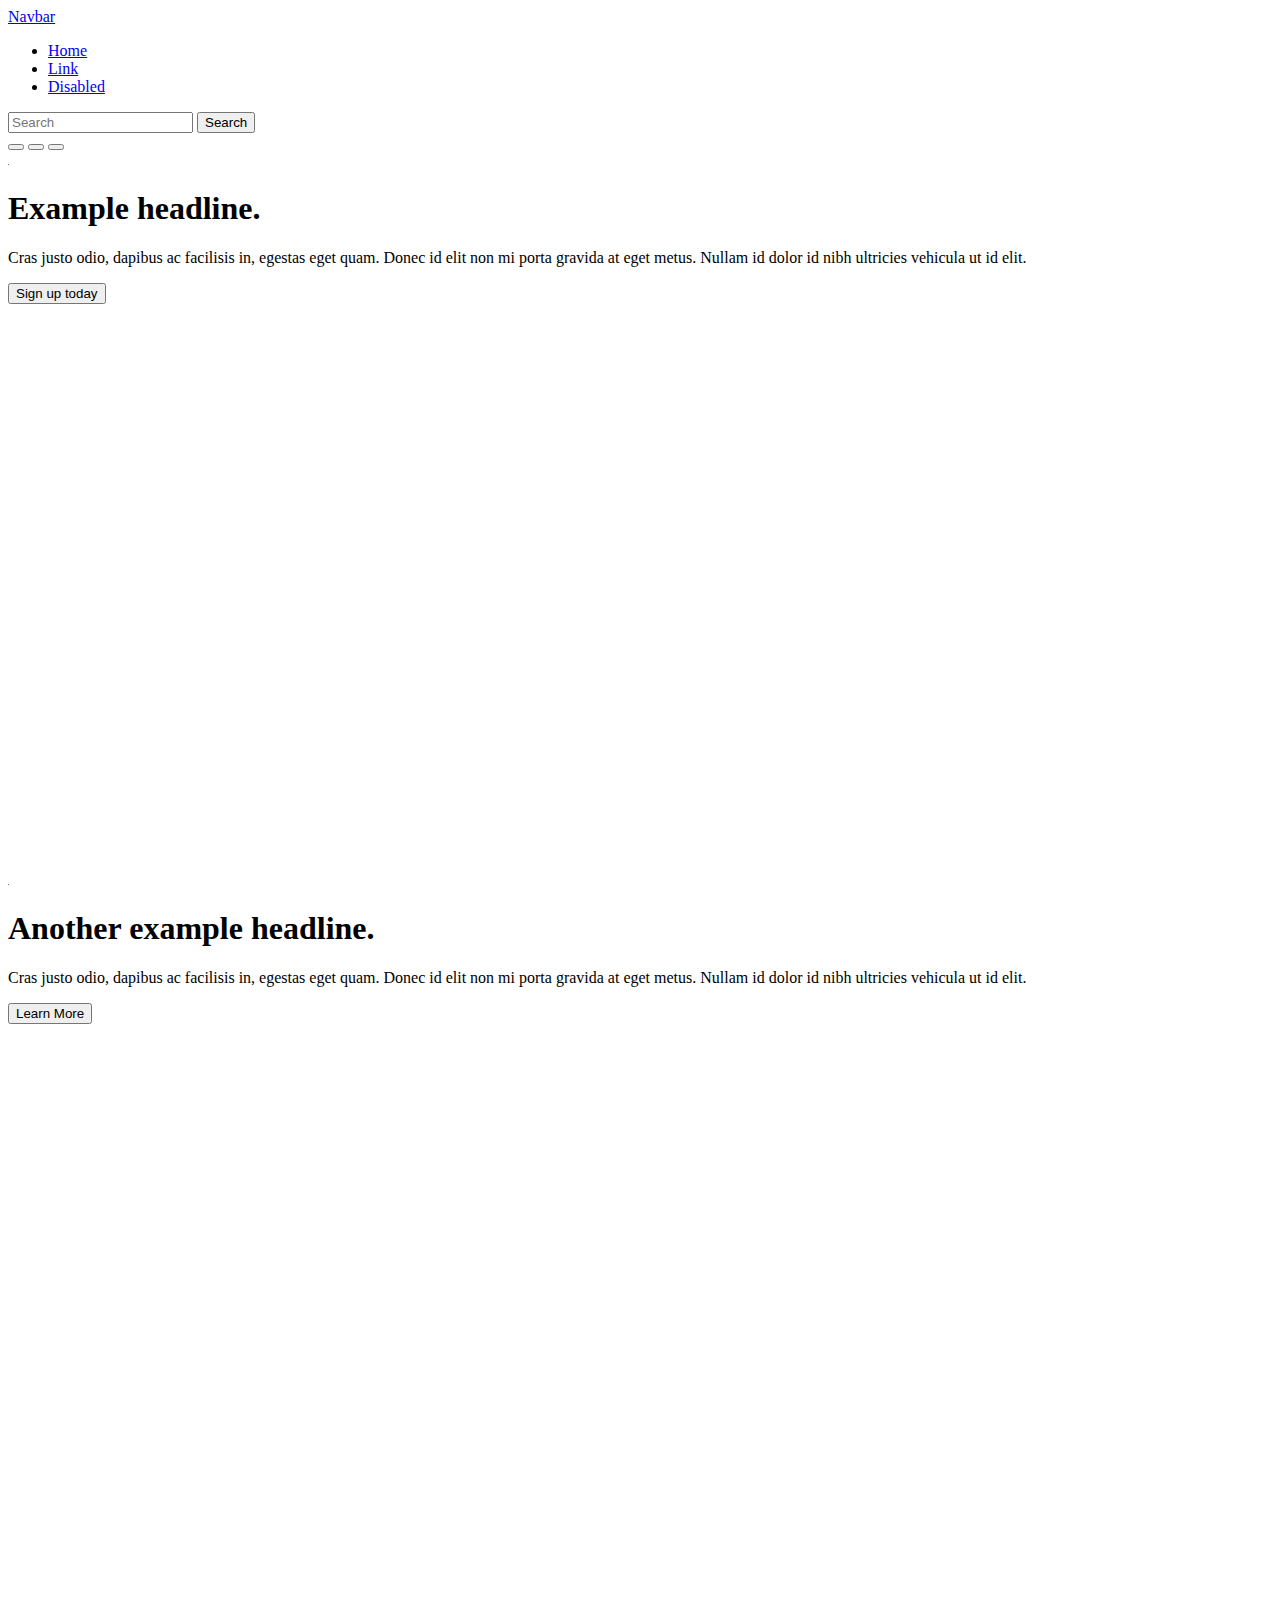
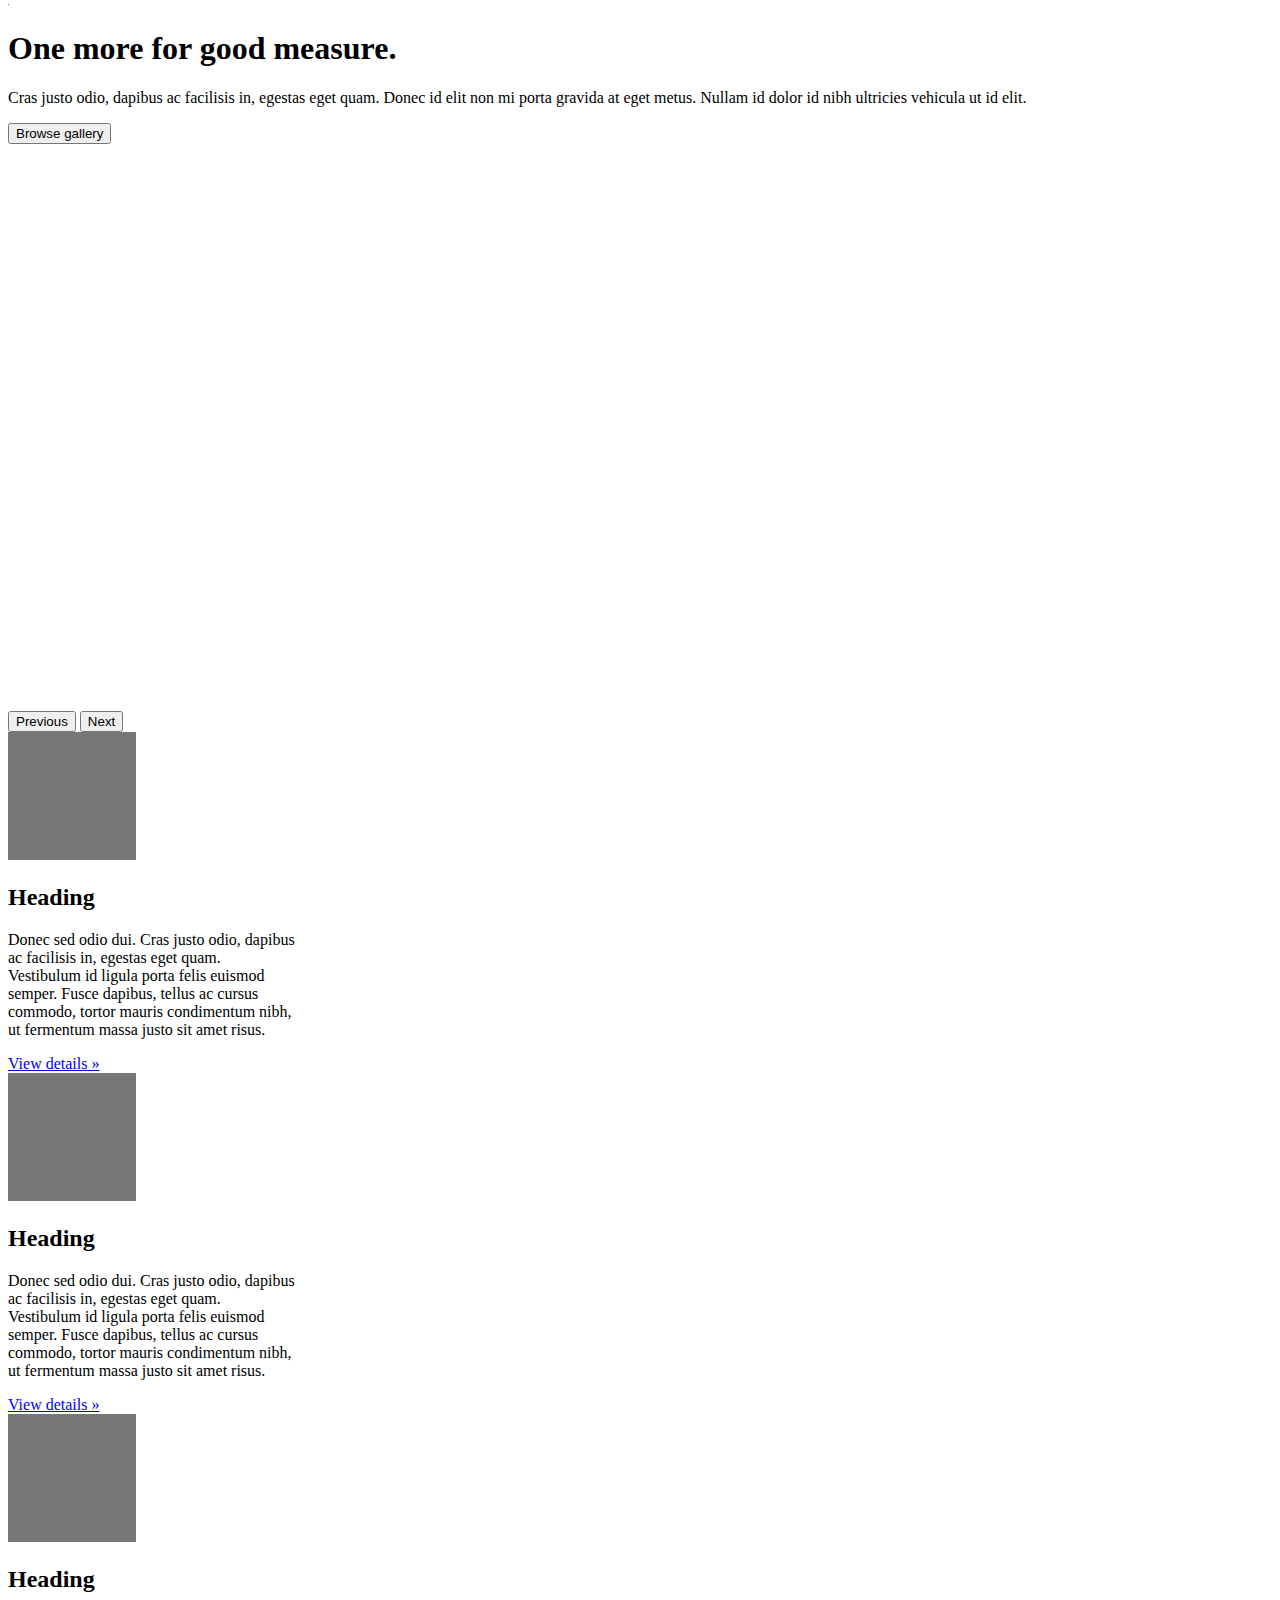
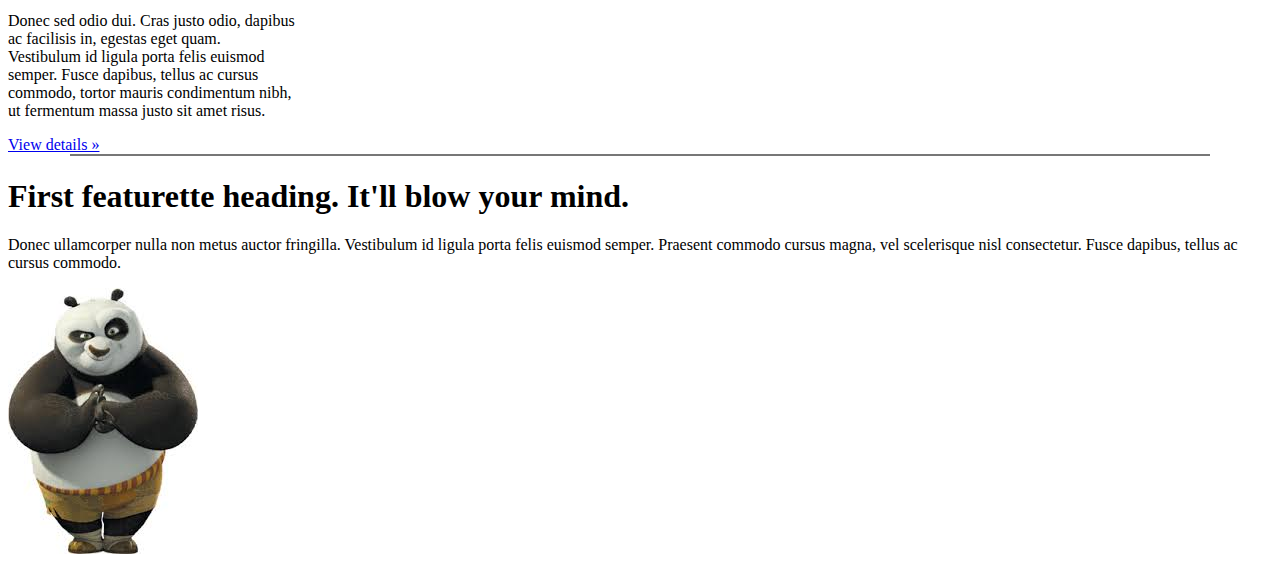
<file: Bootstrap/index.html>
<!DOCTYPE html>
<html lang="en">
  <head>
    <meta charset="UTF-8" />
    <meta name="viewport" content="width=device-width, initial-scale=1.0" />
    <link
      href="https://cdn.jsdelivr.net/npm/bootstrap@5.0.2/dist/css/bootstrap.min.css"
      rel="stylesheet"
      integrity="sha384-EVSTQN3/azprG1Anm3QDgpJLIm9Nao0Yz1ztcQTwFspd3yD65VohhpuuCOmLASjC"
      crossorigin="anonymous"
    />
    <title>Bootstrap</title>
    <style>
      .carousel__img {
        height: 80vh;
      }
      .featurette_heading::before {
        content: "";
        border: 1px solid #777;
        display: block;
        width: 90%;
        margin: 0 auto;
      }
    </style>
  </head>
  <body>
    <nav class="navbar navbar-expand-lg navbar-dark bg-dark">
      <div class="container-fluid">
        <a class="navbar-brand" href="#">Navbar</a>
        <div class="navbar-collapse">
          <ul class="navbar-nav me-auto mb-2 mb-lg-0">
            <li class="nav-item">
              <a class="nav-link active" aria-current="page" href="#">Home</a>
            </li>
            <li class="nav-item">
              <a class="nav-link" href="#">Link</a>
            </li>
            <li class="nav-item">
              <a class="nav-link disabled" href="#">Disabled</a>
            </li>
          </ul>
          <form class="d-flex">
            <input
              class="form-control me-3"
              type="search"
              placeholder="Search"
            />
            <button class="btn btn-outline-success" type="submit">
              Search
            </button>
          </form>
        </div>
      </div>
    </nav>
    <section class="carousel__section">
      <div
        id="carouselExampleIndicators"
        class="carousel slide"
        data-bs-ride="carousel"
      >
        <div class="carousel-indicators">
          <button
            type="button"
            data-bs-target="#carouselExampleIndicators"
            data-bs-slide-to="0"
            class="active"
            aria-current="true"
            aria-label="Slide 1"
          ></button>
          <button
            type="button"
            data-bs-target="#carouselExampleIndicators"
            data-bs-slide-to="1"
            aria-label="Slide 2"
          ></button>
          <button
            type="button"
            data-bs-target="#carouselExampleIndicators"
            data-bs-slide-to="2"
            aria-label="Slide 3"
          ></button>
        </div>
        <div class="carousel-inner">
          <div class="carousel-item active carousel__img">
            <img
              src="./img/data_image_gif;base….gif"
              class="d-block w-100"
              alt="..."
            />
            <div class="carousel-caption text-start">
              <h1>Example headline.</h1>
              <p>
                Cras justo odio, dapibus ac facilisis in, egestas eget quam.
                Donec id elit non mi porta gravida at eget metus. Nullam id
                dolor id nibh ultricies vehicula ut id elit.
              </p>
              <button type="button" class="btn btn-primary">
                Sign up today
              </button>
            </div>
          </div>
          <div class="carousel-item carousel__img">
            <img
              src="./img/data_image_gif;base….gif"
              class="d-block w-100"
              alt="..."
            />
            <div class="carousel-caption">
              <h1>Another example headline.</h1>
              <p>
                Cras justo odio, dapibus ac facilisis in, egestas eget quam.
                Donec id elit non mi porta gravida at eget metus. Nullam id
                dolor id nibh ultricies vehicula ut id elit.
              </p>
              <button type="button" class="btn btn-primary">Learn More</button>
            </div>
          </div>
          <div class="carousel-item carousel__img">
            <img
              src="./img/data_image_gif;base….gif"
              class="d-block w-100"
              alt="..."
            />
            <div class="carousel-caption text-end">
              <h1>One more for good measure.</h1>
              <p>
                Cras justo odio, dapibus ac facilisis in, egestas eget quam.
                Donec id elit non mi porta gravida at eget metus. Nullam id
                dolor id nibh ultricies vehicula ut id elit.
              </p>
              <button type="button" class="btn btn-primary">
                Browse gallery
              </button>
            </div>
          </div>
        </div>
        <button
          class="carousel-control-prev"
          type="button"
          data-bs-target="#carouselExampleIndicators"
          data-bs-slide="prev"
        >
          <span class="carousel-control-prev-icon" aria-hidden="true"></span>
          <span class="visually-hidden">Previous</span>
        </button>
        <button
          class="carousel-control-next"
          type="button"
          data-bs-target="#carouselExampleIndicators"
          data-bs-slide="next"
        >
          <span class="carousel-control-next-icon" aria-hidden="true"></span>
          <span class="visually-hidden">Next</span>
        </button>
      </div>
    </section>
    <section class="card__section mt-5">
      <div class="card-group">
        <div
          class="card border-0 d-flex flex-column align-items-center"
          style="width: 18rem"
        >
          <img
            style="width: 8rem"
            src="./img/data_image_gif;base….gif"
            class="card-img-top rounded-circle"
            alt="..."
          />
          <div class="card-body text-center text-secondary">
            <h2 class="card-title">Heading</h2>
            <p class="card-text">
              Donec sed odio dui. Cras justo odio, dapibus ac facilisis in,
              egestas eget quam. Vestibulum id ligula porta felis euismod
              semper. Fusce dapibus, tellus ac cursus commodo, tortor mauris
              condimentum nibh, ut fermentum massa justo sit amet risus.
            </p>
            <a href="#" class="btn btn-secondary">View details »</a>
          </div>
        </div>
        <div
          class="card border-0 d-flex flex-column align-items-center"
          style="width: 18rem"
        >
          <img
            style="width: 8rem"
            src="./img/data_image_gif;base….gif"
            class="card-img-top rounded-circle"
            alt="..."
          />
          <div class="card-body text-center text-secondary">
            <h2 class="card-title">Heading</h2>
            <p class="card-text">
              Donec sed odio dui. Cras justo odio, dapibus ac facilisis in,
              egestas eget quam. Vestibulum id ligula porta felis euismod
              semper. Fusce dapibus, tellus ac cursus commodo, tortor mauris
              condimentum nibh, ut fermentum massa justo sit amet risus.
            </p>
            <a href="#" class="btn btn-secondary">View details »</a>
          </div>
        </div>
        <div
          class="card border-0 d-flex flex-column align-items-center"
          style="width: 18rem"
        >
          <img
            style="width: 8rem"
            src="./img/data_image_gif;base….gif"
            class="card-img-top rounded-circle"
            alt="..."
          />
          <div class="card-body text-center text-secondary">
            <h2 class="card-title">Heading</h2>
            <p class="card-text">
              Donec sed odio dui. Cras justo odio, dapibus ac facilisis in,
              egestas eget quam. Vestibulum id ligula porta felis euismod
              semper. Fusce dapibus, tellus ac cursus commodo, tortor mauris
              condimentum nibh, ut fermentum massa justo sit amet risus.
            </p>
            <a href="#" class="btn btn-secondary">View details »</a>
          </div>
        </div>
      </div>
    </section>
    <section class="featurette_heading mt-5">
      <div class="row">
        <div class="col-5">
          <h1>First featurette heading. <span>It'll blow your mind.</span></h1>
          <p>
            Donec ullamcorper nulla non metus auctor fringilla. Vestibulum id
            ligula porta felis euismod semper. Praesent commodo cursus magna,
            vel scelerisque nisl consectetur. Fusce dapibus, tellus ac cursus
            commodo.
          </p>
        </div>
        <div class="col-5"><img src="./img/panda.png" alt="" /></div>
      </div>
    </section>

    <script
      src="https://cdn.jsdelivr.net/npm/bootstrap@5.0.2/dist/js/bootstrap.bundle.min.js"
      integrity="sha384-MrcW6ZMFYlzcLA8Nl+NtUVF0sA7MsXsP1UyJoMp4YLEuNSfAP+JcXn/tWtIaxVXM"
      crossorigin="anonymous"
    ></script>
  </body>
</html>
</file>
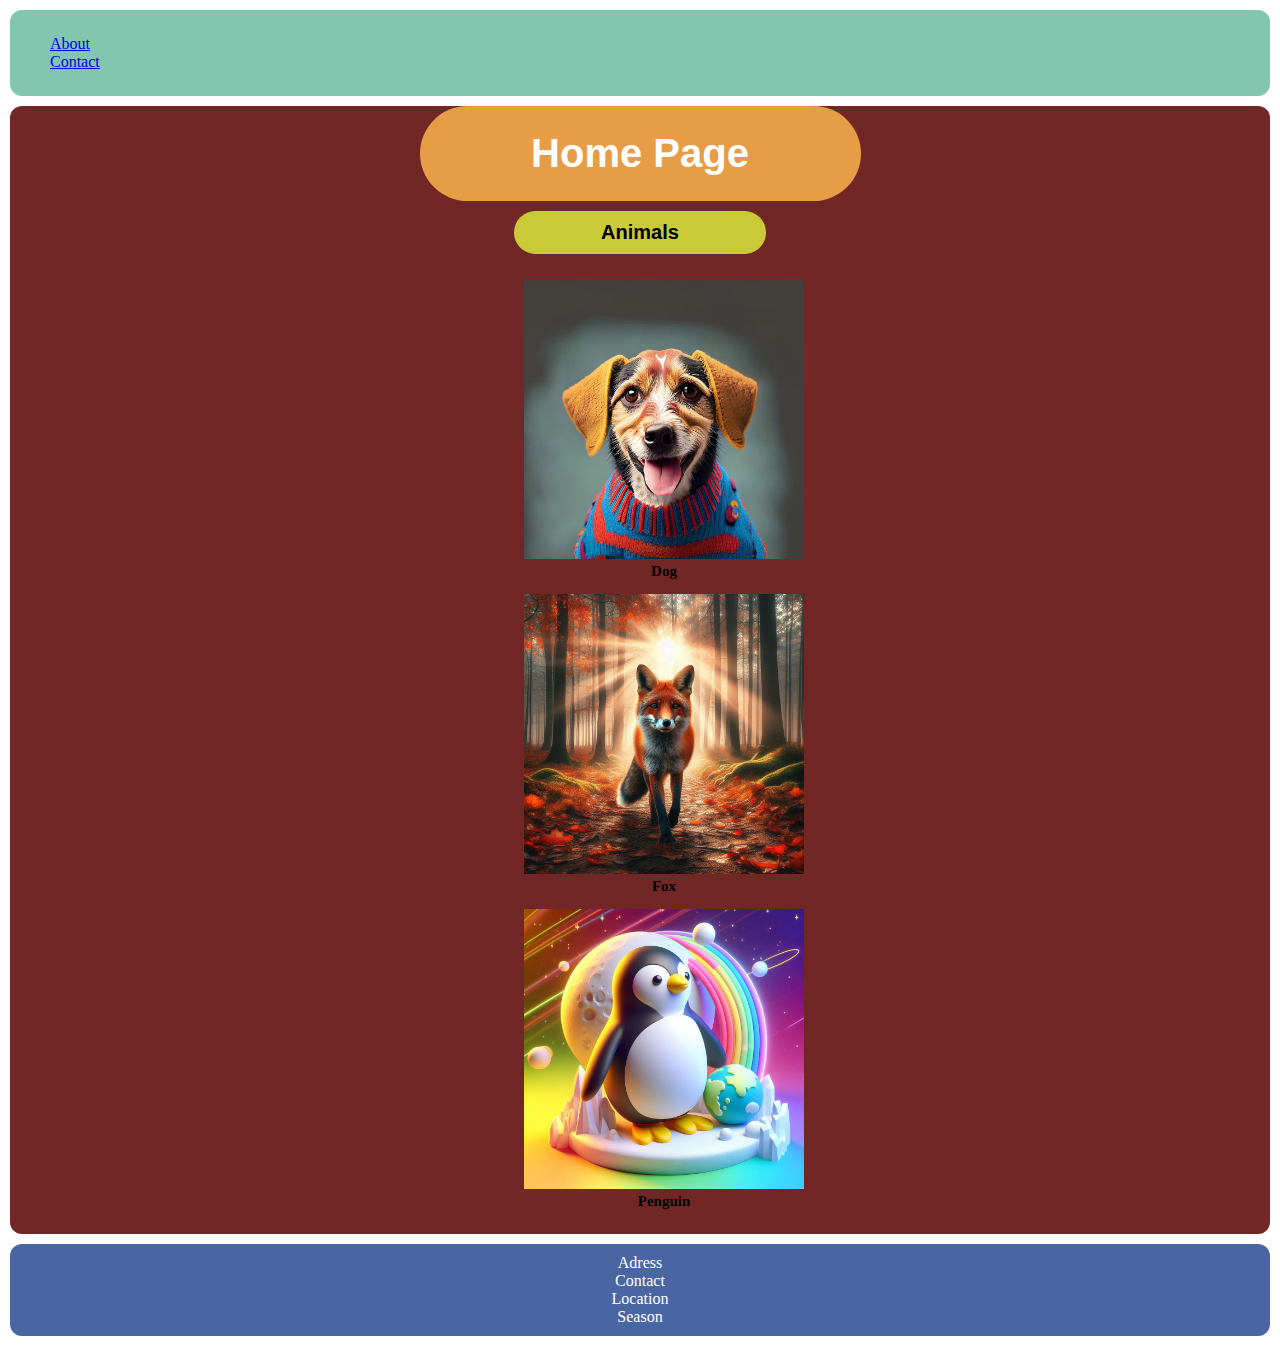
<file: css-task-1/index.html>
<!DOCTYPE html>
<html lang="en">
  <head>
    <meta charset="UTF-8" />
    <meta name="viewport" content="width=device-width, initial-scale=1.0" />
    <link rel="stylesheet" href="./style.css" />
    <title>HTML & CSS</title>
  </head>
  <body>
    <nav class="navbar">
      <div class="navbar__bg">
        <ul class="navbar__list">
          <li class="navbar__list-item">
            <a href="about.html" class="navbar__list-item-link">About</a>
          </li>
          <li class="navbar__list-item">
            <a href="contact.html" class="navbar__list-item-link">Contact</a>
          </li>
        </ul>
      </div>
    </nav>
    <main class="hero__area">
      <div class="hero__area-content">
        <h1>Home Page</h1>
      </div>
      <div class="hero__area-text">
        <p>Animals</p>
      </div>
      <div class="hero__area-img">
        <div class="hero__area-img-box">
          <img src="./img/dog.jpg" alt="dog" />
          <p>Dog</p>
        </div>
        <div class="hero__area-img-box">
          <img src="./img/photo.jpg" alt="fox" />
          <p>Fox</p>
        </div>
        <div class="hero__area-img-box">
          <img src="./img/penguin.jpg" alt="penguin" />
          <p>Penguin</p>
        </div>
      </div>
    </main>
    <footer>
      <ul class="footer__list">
        <li class="footer__list-item">
          <a href="#" class="footer__list-item-link">Adress</a>
        </li>
        <li class="footer__list-item">
          <a href="#" class="footer__list-item-link">Contact</a>
        </li>
        <li class="footer__list-item">
          <a href="#" class="footer__list-item-link">Location</a>
        </li>
        <li class="footer__list-item">
          <a href="#" class="footer__list-item-link">Season</a>
        </li>
      </ul>
    </footer>
  </body>
</html>
</file>
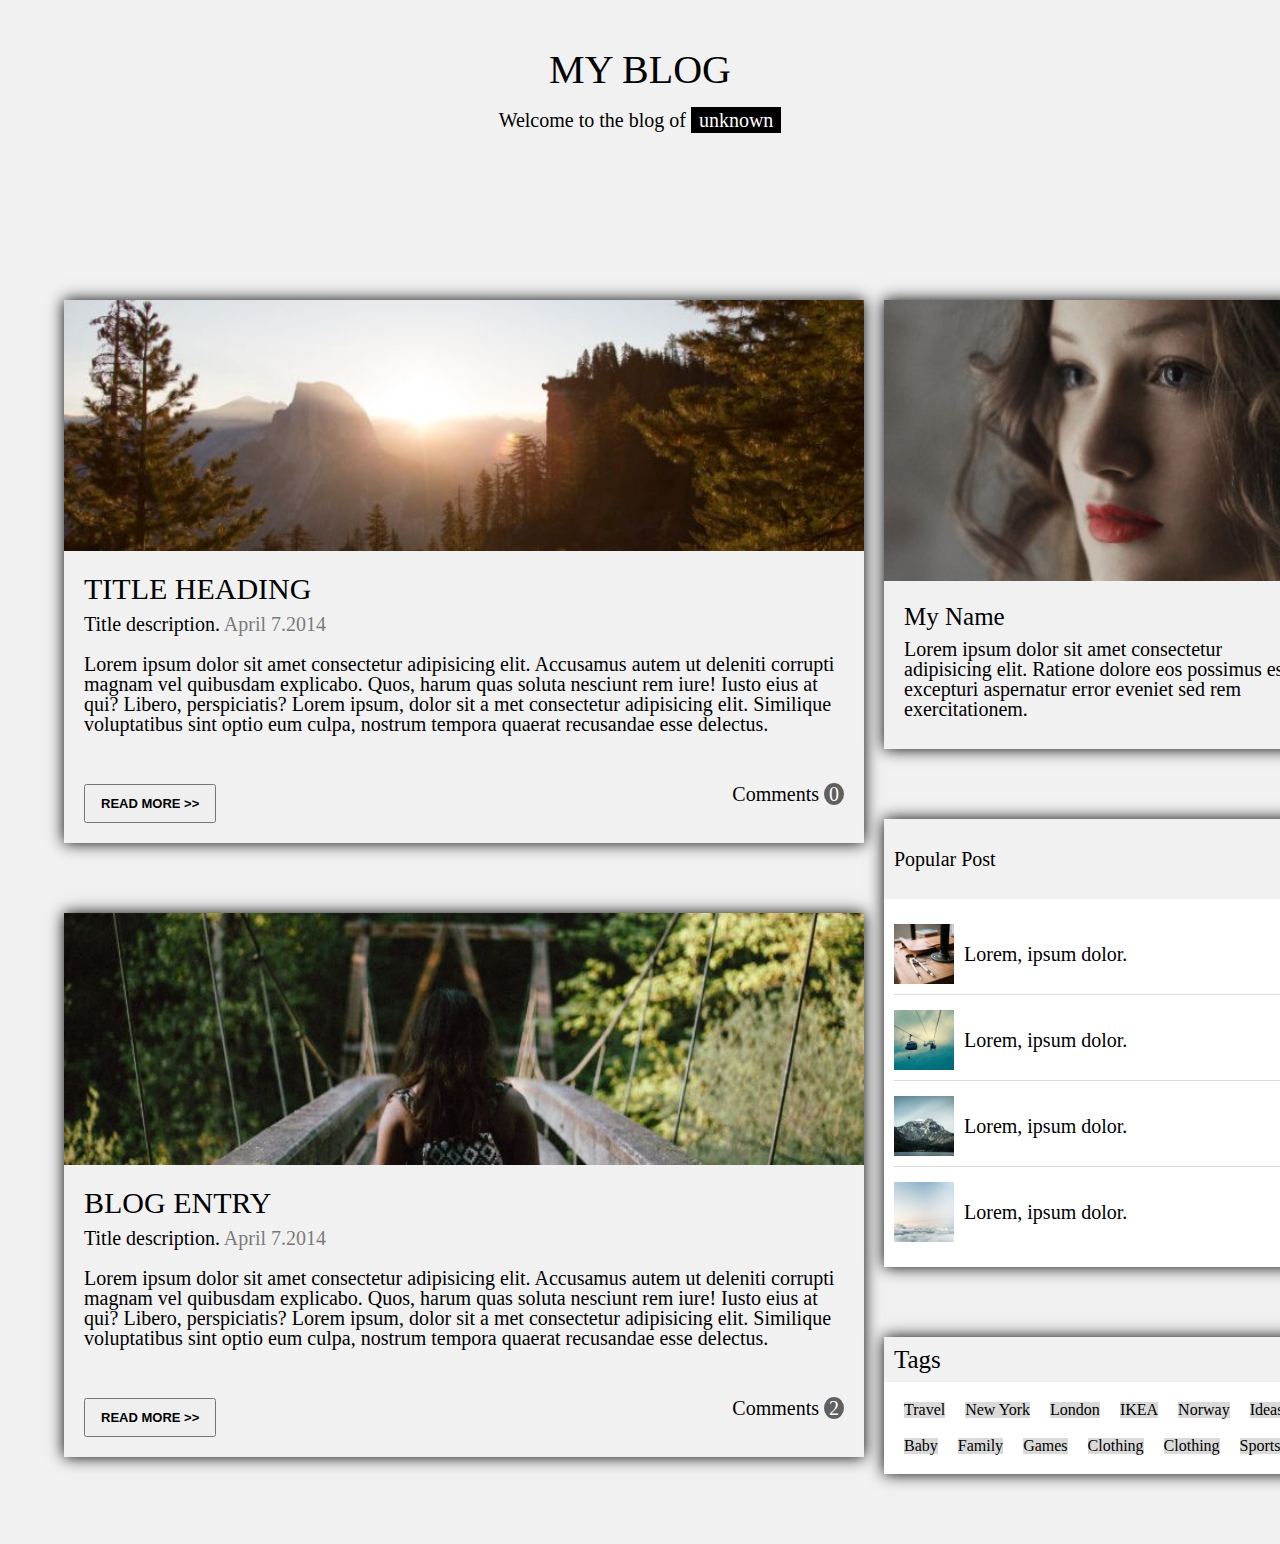
<file: css-task-2/index.html>
<!DOCTYPE html>
<html lang="en">

<head>
     <meta charset="UTF-8">
     <meta name="viewport" content="width=device-width, initial-scale=1.0">
     <link rel="stylesheet" href="./reset.css">
     <link rel="stylesheet" href="./style.css">
     <title>My Blog</title>
</head>

<body>
     <header class="container">
          <h1 class="blog__title">My blog</h1>
          <p class="blog__content">Welcome to the blog of <span>unknown</span></p>
     </header>
     <section class="cards container">
          <div class="cards__left">
               <div class="card">
                    <div class="card__img">
                         <img src="./img/woods.jpg" alt="woods">
                    </div>
                    <div class="card__content">
                         <h2>Title Heading</h2>
                         <p class="card__description">Title description. <span>April 7.2014</span></p>
                         <p>Lorem ipsum dolor sit amet consectetur adipisicing elit. Accusamus autem ut deleniti
                              corrupti
                              magnam
                              vel quibusdam explicabo. Quos, harum quas soluta nesciunt rem iure! Iusto eius at qui?
                              Libero,
                              perspiciatis? Lorem ipsum, dolor sit a met consectetur adipisicing elit. Similique
                              voluptatibus
                              sint
                              optio eum culpa, nostrum tempora quaerat recusandae esse delectus.
                         </p>
                    </div>
                    <div class="card__btn">
                         <button>Read More >></button>
                         <p>Comments <span>0</span></p>
                    </div>
               </div>
               <div class="card">
                    <div class="card__img">
                         <img src="./img/bridge.jpg" alt="bridge">
                    </div>
                    <div class="card__content">
                         <h2>Blog entry</h2>
                         <p class="card__description">Title description. <span>April 7.2014</span></p>
                         <p>Lorem ipsum dolor sit amet consectetur adipisicing elit. Accusamus autem ut deleniti
                              corrupti
                              magnam
                              vel quibusdam explicabo. Quos, harum quas soluta nesciunt rem iure! Iusto eius at qui?
                              Libero,
                              perspiciatis? Lorem ipsum, dolor sit a met consectetur adipisicing elit. Similique
                              voluptatibus
                              sint
                              optio eum culpa, nostrum tempora quaerat recusandae esse delectus.
                         </p>
                    </div>
                    <div class="card__btn">
                         <button>Read More >></button>
                         <p>Comments <span>2</span></p>
                    </div>
               </div>
          </div>
          <div class="cards__right">
               <div class="card">
                    <div class="card__img">
                         <img src="./img/avatar.jpg" alt="avatar">
                    </div>
                    <div class="card__content">
                         <h3>My name</h3>
                         <p>Lorem ipsum dolor sit amet consectetur adipisicing elit. Ratione dolore eos possimus est
                              excepturi aspernatur error eveniet sed rem exercitationem.
                         </p>
                    </div>
               </div>
               <div class="card">
                    <p class="card__post_title">Popular post</p>
                    <ul class="card__list">
                         <li class="card__list_item">
                              <span class="card__list_img">
                                   <img src="./img/workshop.jpg" alt="workshop">
                              </span>
                              Lorem, ipsum dolor.
                         </li>
                         <li class="card__list_item">
                              <span class="card__list_img">
                                   <img src="./img/gondol.jpg" alt="gondol">
                              </span>
                              Lorem, ipsum dolor.
                         </li>
                         <li class="card__list_item">
                              <span class="card__list_img">
                                   <img src="./img/rock.jpg" alt="rock">
                              </span>
                              Lorem, ipsum dolor.
                         </li>
                         <li class="card__list_item">
                              <span class="card__list_img">
                                   <img src="./img/skies.jpg" alt="skies">
                              </span>
                              Lorem, ipsum dolor.
                         </li>
                    </ul>


               </div>
               <div class="card">
                    <p class="card__tag_title">Tags</p>
                    <ul class="tags__list">
                         <li class="tags__list_item">Travel</li>
                         <li class="tags__list_item">New York</li>
                         <li class="tags__list_item">London </li>
                         <li class="tags__list_item">IKEA </li>
                         <li class="tags__list_item">Norway </li>
                         <li class="tags__list_item">Ideas </li>
                         <li class="tags__list_item">Baby </li>
                         <li class="tags__list_item">Family </li>
                         <li class="tags__list_item">Games </li>
                         <li class="tags__list_item">Clothing </li>
                         <li class="tags__list_item">Clothing </li>
                         <li class="tags__list_item">Sports</li>


                    </ul>


               </div>
          </div>
     </section>
</body>

</html>
</file>
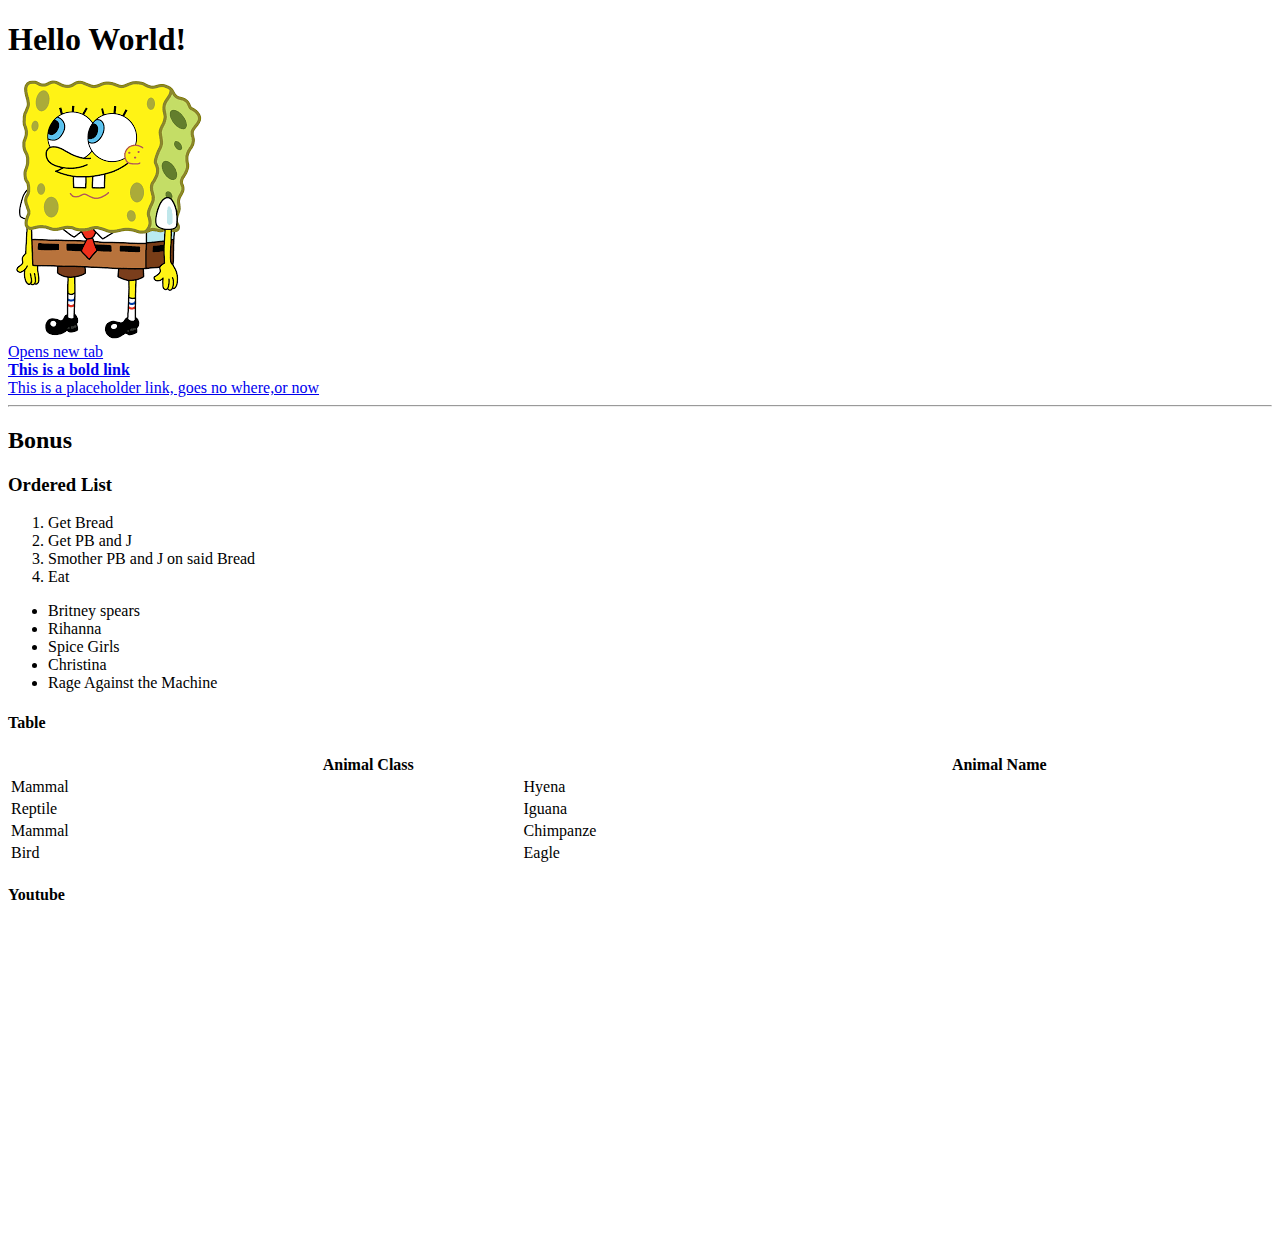
<file: first-html-task/index.html>
<!DOCTYPE html>
<html lang="en">
  <head>
    <meta charset="UTF-8" />
    <meta name="viewport" content="width=device-width, initial-scale=1.0" />
    <title>HTML</title>
  </head>
  <body>
    <header>
      <h1>Hello World!</h1>
      <img src="./img/spongebob.png" alt="Spongebob!" />
      <br />
      <a href="https://www.google.com/" target="_blank">Opens new tab</a>
      <br />
      <b><a href="https://www.google.com/">This is a bold link</a></b>
      <br />
      <a href="#">This is a placeholder link, goes no where,or now</a>
    </header>
    <hr />
    <main>
      <h2>Bonus</h2>
      <h3>Ordered List</h3>
      <ol>
        <li>Get Bread</li>
        <li>Get PB and J</li>
        <li>Smother PB and J on said Bread</li>
        <li>Eat</li>
      </ol>
      <ul>
        <li>Britney spears</li>
        <li>Rihanna</li>
        <li>Spice Girls</li>
        <li>Christina</li>
        <li>Rage Against the Machine</li>
      </ul>
    </main>
    <section>
      <h4>Table</h4>
      <table width="100%">
        <thead>
          <tr>
            <th colspan="2">Animal Class</th>
            <th colspan="2">Animal Name</th>
          </tr>
        </thead>
        <tbody>
          <tr>
            <td>Mammal</td>
            <td colspan="2">Hyena</td>
          </tr>
          <tr>
            <td>Reptile</td>
            <td colspan="2">Iguana</td>
          </tr>
          <tr>
            <td>Mammal</td>
            <td colspan="2">Chimpanze</td>
          </tr>
          <tr>
            <td>Bird</td>
            <td colspan="2">Eagle</td>
          </tr>
        </tbody>
      </table>
      <div>
        <h4>Youtube</h4>
        <iframe
          width="560"
          height="315"
          src="https://www.youtube.com/embed/Eajej4vehsE?si=TtlPF74rDGrCv5-D"
          title="YouTube video player"
          frameborder="0"
          allow="accelerometer; autoplay; clipboard-write; encrypted-media; gyroscope; picture-in-picture; web-share"
          referrerpolicy="strict-origin-when-cross-origin"
          allowfullscreen
        ></iframe>
      </div>
    </section>
  </body>
</html>
</file>
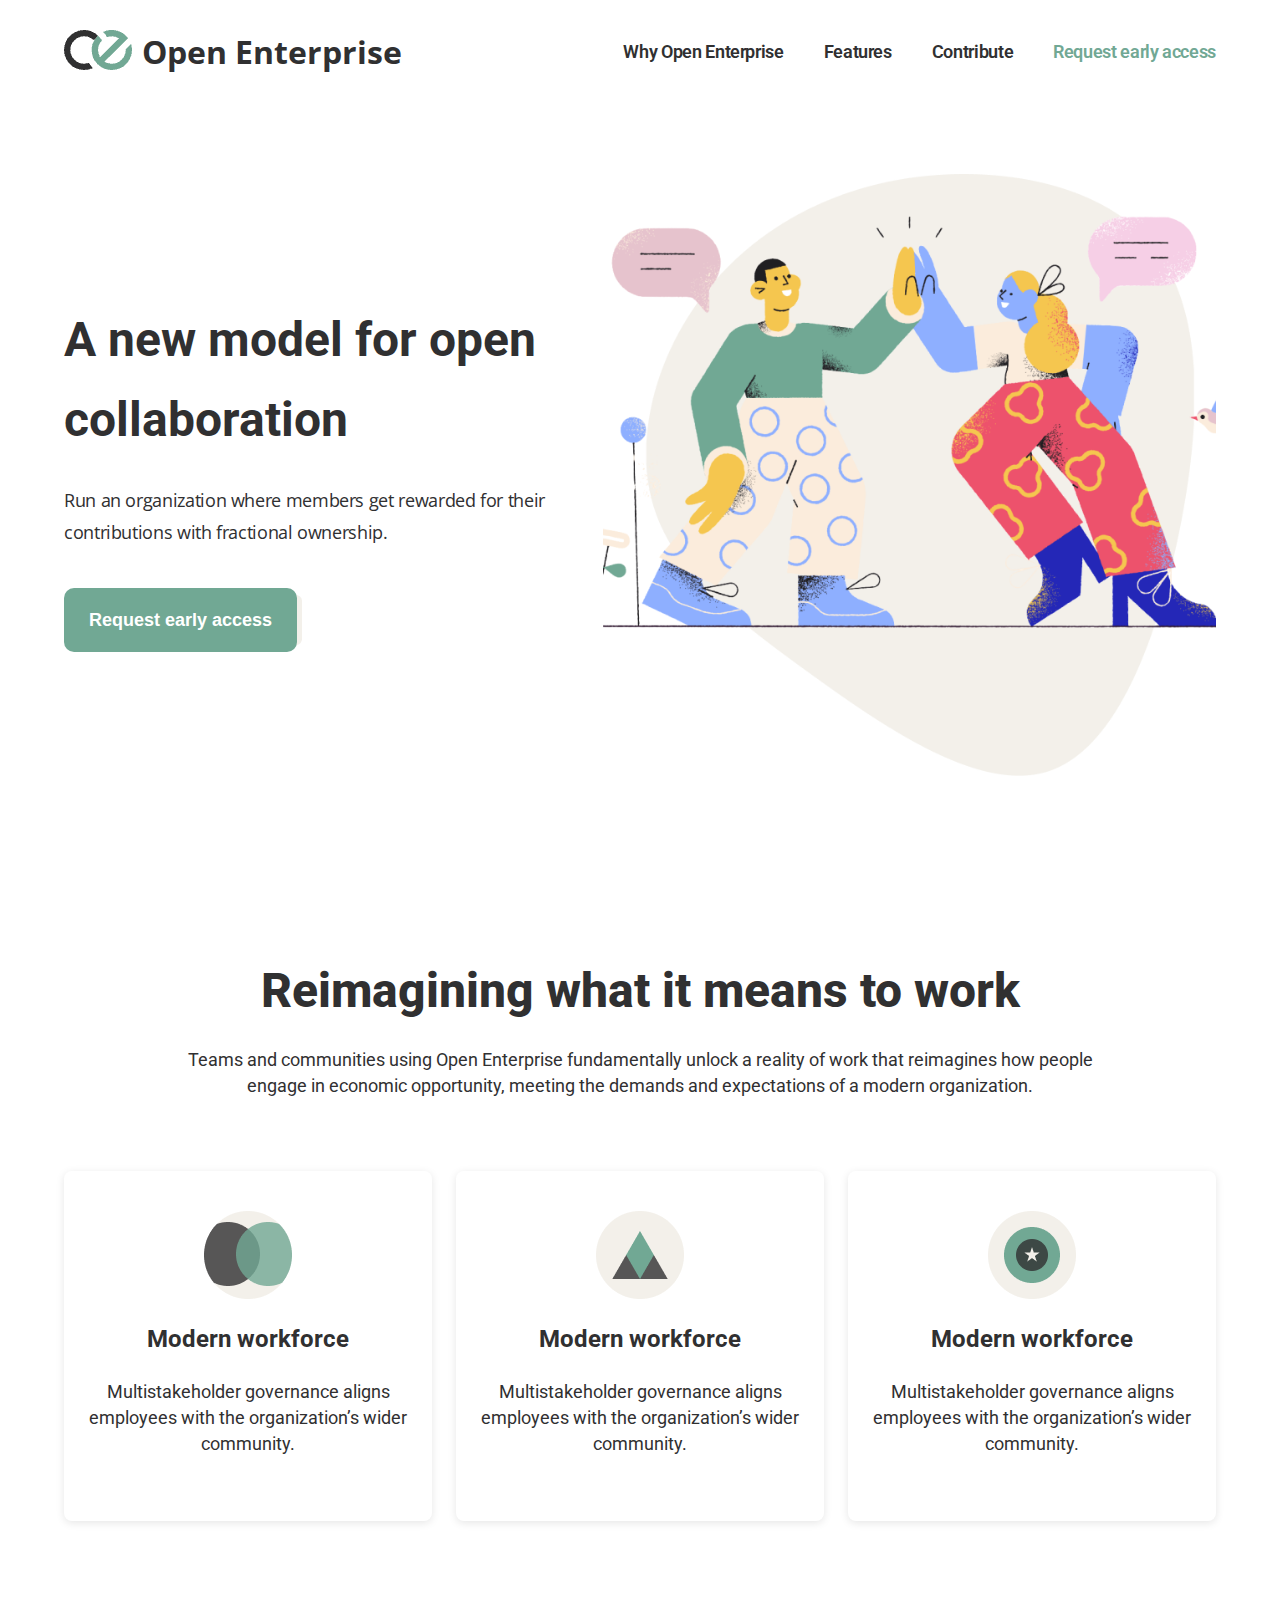
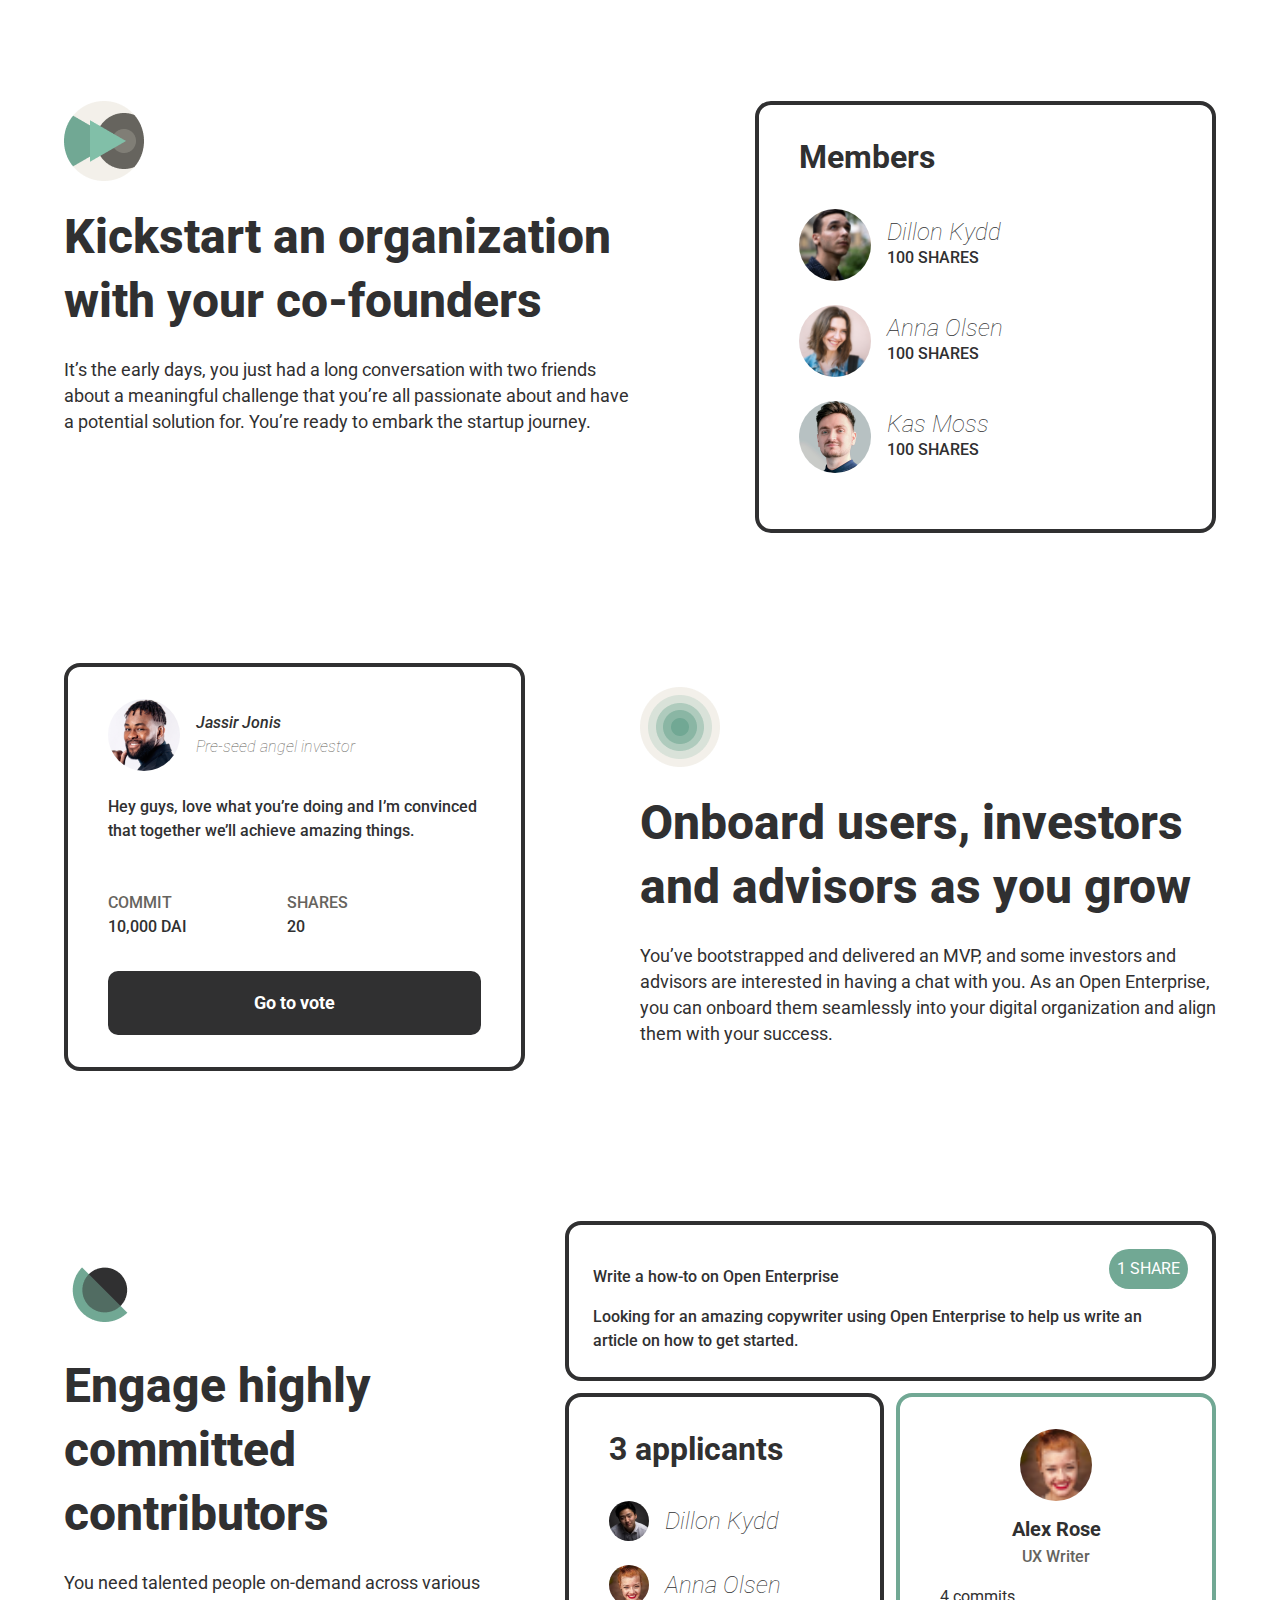
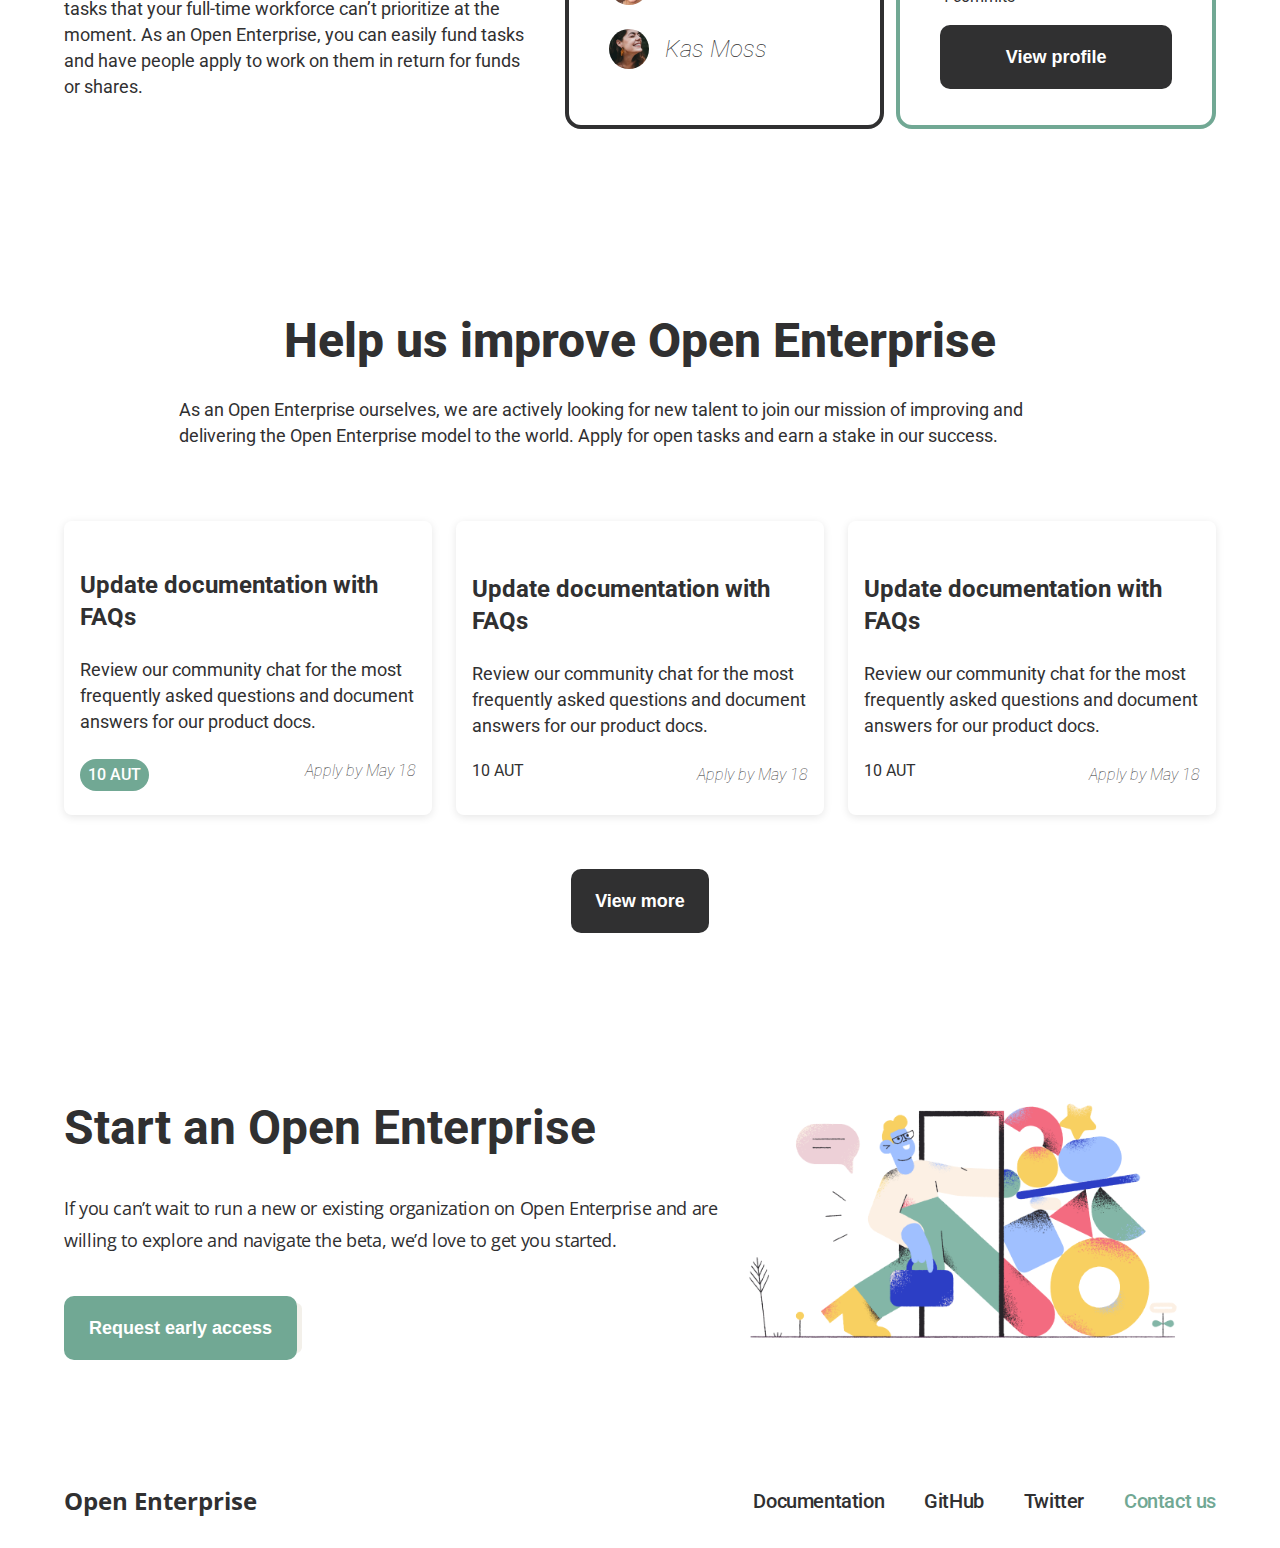
<file: Landing_Page/index.html>
<!DOCTYPE html>
<html lang="en">

<head>
     <meta charset="UTF-8">
     <meta name="viewport" content="width=device-width, initial-scale=1.0">
     <link rel="stylesheet" href="./assets/css/reset.css">
     <link rel="stylesheet" href="./assets/css/style.css">
     <title>Landing Page</title>
</head>
<nav class="nav container">
     <div class="nav__left">
          <div class="nav__logo">
               <img src="./assets/img/Logo.png" alt="logo">
          </div>
          <h1 class="nav__title">Open Enterprise</h1>
     </div>
     <div class="nav__right">
          <div class="nav__menu"><i class="fa-solid fa-bars"></i></div>
          <ul class="nav__list">
               <li class="nav__list_item"><a href="#">Why Open Enterprise</a></li>
               <li class="nav__list_item"><a href="#">Features</a></li>
               <li class="nav__list_item"><a href="#">Contribute</a></li>
               <li class="nav__list_item"><a href="#" class="active">Request early access</a></li>
          </ul>
     </div>
</nav>
<section class="collaboration container">
     <div class="collaboration__left">
          <h2 class="collaboration__title">A new model for open collaboration</h2>
          <p class="collaboration__paragraph">Run an organization where members get rewarded for their contributions
               with fractional ownership.</p>
          <div class="collabration__btn">
               <button class="btn">Request early access</button>
               <div class="collabration__btn_img">
                    <img src="./assets/img/Form Background.png" alt="bg-position">
               </div>
          </div>
     </div>
     <div class="collaboration__right">
          <img src="./assets/img/Image about.png" alt="about_img">
     </div>
</section>
<section class="cards__section container">
     <div class="cards__content">
          <p class="cards__content_title title">Reimagining what it means to work</p>
          <p class="cards__paragraph">Teams and communities using Open Enterprise fundamentally unlock a reality
               of work that reimagines how
               people engage in economic opportunity, meeting the demands and expectations of a modern organization.</p>
     </div>
     <div class="cards">
          <div class="card">
               <div class="card__img">
                    <img src="./assets/img/Icon.png" alt="icon">
               </div>
               <p class="card__title">Modern workforce</p>
               <p class="cards__paragraph">Multistakeholder governance aligns employees with the organization’s wider
                    community.</p>
          </div>
          <div class="card">
               <div class="card__img">
                    <img src="./assets/img/Icon (1).png" alt="icon">
               </div>
               <p class="card__title">Modern workforce</p>
               <p class="cards__paragraph">Multistakeholder governance aligns employees with the organization’s wider
                    community.</p>
          </div>
          <div class="card">
               <div class="card__img">
                    <img src="./assets/img/Icon (2).png" alt="icon">
               </div>
               <p class="card__title">Modern workforce</p>
               <p class="cards__paragraph">Multistakeholder governance aligns employees with the organization’s wider
                    community.</p>
          </div>
     </div>
</section>

<section class="founders container">
     <div class="info">
          <div class="info__img">
               <img src="./assets/img/Icon(03).png" alt="icon3">
          </div>
          <div class="info__content">
               <p class="info__title title">
                    Kickstart an organization with your co-founders
               </p>
               <p class="cards__paragraph">It’s the early days, you just had a long conversation with two friends about
                    a meaningful challenge
                    that you’re all passionate about and have a potential solution for. You’re ready to embark the
                    startup journey.</p>
          </div>
     </div>
     <div class="frame">
          <p class="frame__title">Members</p>
          <div class="frame__list">
               <div class="frame__list_img">
                    <img src="./assets/img/Dillon Kydd 1.png" alt="Dillon">
               </div>
               <div class="frame__list_content">
                    <p>Dillon Kydd</p>
                    <span>100 SHARES</span>
               </div>
          </div>
          <div class="frame__list">
               <div class="frame__list_img">
                    <img src="./assets/img/Anna Olsen 1.png" alt="Anna">
               </div>
               <div class="frame__list_content">
                    <p>Anna Olsen </p>
                    <span>100 SHARES</span>
               </div>
          </div>
          <div class="frame__list">
               <div class="frame__list_img">
                    <img src="./assets/img/Kas Moss 1.png" alt="Kas">
               </div>
               <div class="frame__list_content">
                    <p> Kas Moss</p>
                    <span>100 SHARES</span>
               </div>
          </div>
     </div>
</section>

<section class="container proposal_article">
     <div class="frame">
          <div class="frame__list">
               <div class="frame__list_img">
                    <img src="./assets/img/Jassir Jonis 1.png" alt="Dillon">
               </div>
               <div class="frame__list_content">
                    <p>Jassir Jonis</p>
                    <span>Pre-seed angel investor</span>
               </div>
          </div>
          <p>Hey guys, love what you’re doing and I’m convinced that together we’ll achieve amazing things.</p>
          <div class="commit__share">
               <div class="commit">
                    <span>Commit</span>
                    <p>10,000 DAI</p>
               </div>
               <div class="share">
                    <span>SHARES</span>
                    <p>20</p>
               </div>
          </div>
          <div class="proposal_article__btn btn">Go to vote</div>
     </div>

     <div class="info">
          <div class="info__img">
               <img src="./assets/img/Icon4.png" alt="icon4">
          </div>
          <div class="info__content">
               <p class="info__title title">
                    Onboard users, investors and advisors as you grow
               </p>
               <p class="cards__paragraph">You’ve bootstrapped and delivered an MVP, and some investors and advisors are
                    interested in having a chat with you. As an Open Enterprise, you can onboard them seamlessly into
                    your digital organization and align them with your success.</p>
          </div>
     </div>
</section>
<section class="contributors container">
     <div class="info">
          <div class="info__img">
               <img src="./assets/img/Icon-5.png" alt="icon-5">
          </div>
          <div class="info__content">
               <p class="info__title title">
                    Engage highly committed contributors
               </p>
               <p class="cards__paragraph">You need talented people on-demand across various tasks that your full-time
                    workforce can’t prioritize at the moment. As an Open Enterprise, you can easily fund tasks and have
                    people apply to work on them in return for funds or shares.
               </p>
          </div>
     </div>
     <div class="contributors__cards">
          <div class="contributors__card contributors__card_width">
               <div class="contributors__card_text">
                    <p>Write a how-to on Open Enterprise</p>
                    <span class="contributors__card_share">1 Share</span>
               </div>
               <p>Looking for an amazing copywriter using Open Enterprise to help us write an article on how to get
                    started.</p>
          </div>
          <div class="contributors__card_bottom">
               <div class="contributors__card frame">
                    <p class="frame__title">3 applicants</p>
                    <div class="frame__list">
                         <div class="frame__list_img">
                              <img src="./assets/img/Cover.png" alt="Dillon">
                         </div>
                         <div class="frame__list_content">
                              <p>Dillon Kydd</p>
                         </div>
                    </div>
                    <div class="frame__list">
                         <div class="frame__list_img">
                              <img src="./assets/img/Cover (1).png" alt="Anna">
                         </div>
                         <div class="frame__list_content">
                              <p>Anna Olsen </p>
                         </div>
                    </div>
                    <div class="frame__list">
                         <div class="frame__list_img">
                              <img src="./assets/img/Cover (2).png" alt="Kas">
                         </div>
                         <div class="frame__list_content">
                              <p> Kas Moss</p>
                         </div>
                    </div>
               </div>
               <div class="contributors__card frame frame__green">
                    <div class="contributors__frame_info">
                         <div class="contributors__frame_img">
                              <img src="./assets/img/Cover (1).png" alt="cover1">
                         </div>
                         <p>Alex rose</p>
                         <span>UX Writer</span>
                    </div>
                    <div class="comments"><span>4 commits</span></div>
                    <div class="contributors__buttons">
                         <button class="contributors__btn btn">View profile</button>
                    </div>


               </div>
          </div>

     </div>
</section>

<section class="cards__section enterprise container">
     <div class="cards__content">
          <p class="cards__content_title title">Help us improve Open Enterprise</p>
          <p class="cards__paragraph">As an Open Enterprise ourselves, we are actively looking for new talent to join
               our mission of improving and delivering the Open Enterprise model to the world. Apply for open tasks and
               earn a stake in our success.</p>
     </div>
     <div class="cards">
          <div class="card">
               <p class="card__title">Update documentation with FAQs</p>
               <p class="cards__paragraph">Review our community chat for the most frequently asked questions and
                    document answers for our product
                    docs.
               </p>
               <div class="card__bottom">
                    <span class="card__bottom_bounty">10 AUT</span>
                    <span class="card__bottom_month">Apply by May 18</span>
               </div>
          </div>
          <div class="card">
               <p class="card__title">Update documentation with FAQs</p>
               <p class="cards__paragraph">Review our community chat for the most frequently asked questions and
                    document answers for our product
                    docs.
               </p>
               <div class="card__bottom">
                    <span>10 AUT</span>
                    <span class="card__bottom_month">Apply by May 18</span>
               </div>
          </div>
          <div class="card">
               <p class="card__title">Update documentation with FAQs</p>
               <p class="cards__paragraph">Review our community chat for the most frequently asked questions and
                    document answers for our product
                    docs.
               </p>
               <div class="card__bottom">
                    <span>10 AUT</span>
                    <span class="card__bottom_month">Apply by May 18</span>
               </div>
          </div>
     </div>
     <div class="enterprise__buttons ">
          <button class="enterprise__btn btn">View more</button>
     </div>

</section>

<section class="collaboration open__enterprise container">
     <div class="collaboration__left">
          <p class="collaboration__title">Start an Open Enterprise</p>
          <p class="collaboration__paragraph">If you can’t wait to run a new or existing organization on Open Enterprise
               and are willing to explore and navigate the beta, we’d love to get you started.</p>
          <div class="collabration__btn">
               <button class="btn">Request early access</button>
               <div class="collabration__btn_img">
                    <img src="./assets/img/Form Background.png" alt="bg-position">
               </div>
          </div>
     </div>
     <div class="collaboration__right">
          <img src="./assets/img/pablo-sign-in 1 1.png" alt="about_img">
     </div>
</section>

<footer class="footer nav container">
     <div class="nav__left">
          <p class="nav__title">Open Enterprise</p>
     </div>
     <div class="nav__right">
          <ul class="nav__list">
               <li class="nav__list_item"><a href="#">Documentation</a></li>
               <li class="nav__list_item"><a href="#">GitHub</a></li>
               <li class="nav__list_item"><a href="#">Twitter</a></li>
               <li class="nav__list_item"><a href="#" class="active">Contact us</a></li>
          </ul>
     </div>

</footer>

<body>

</body>

</html>
</file>
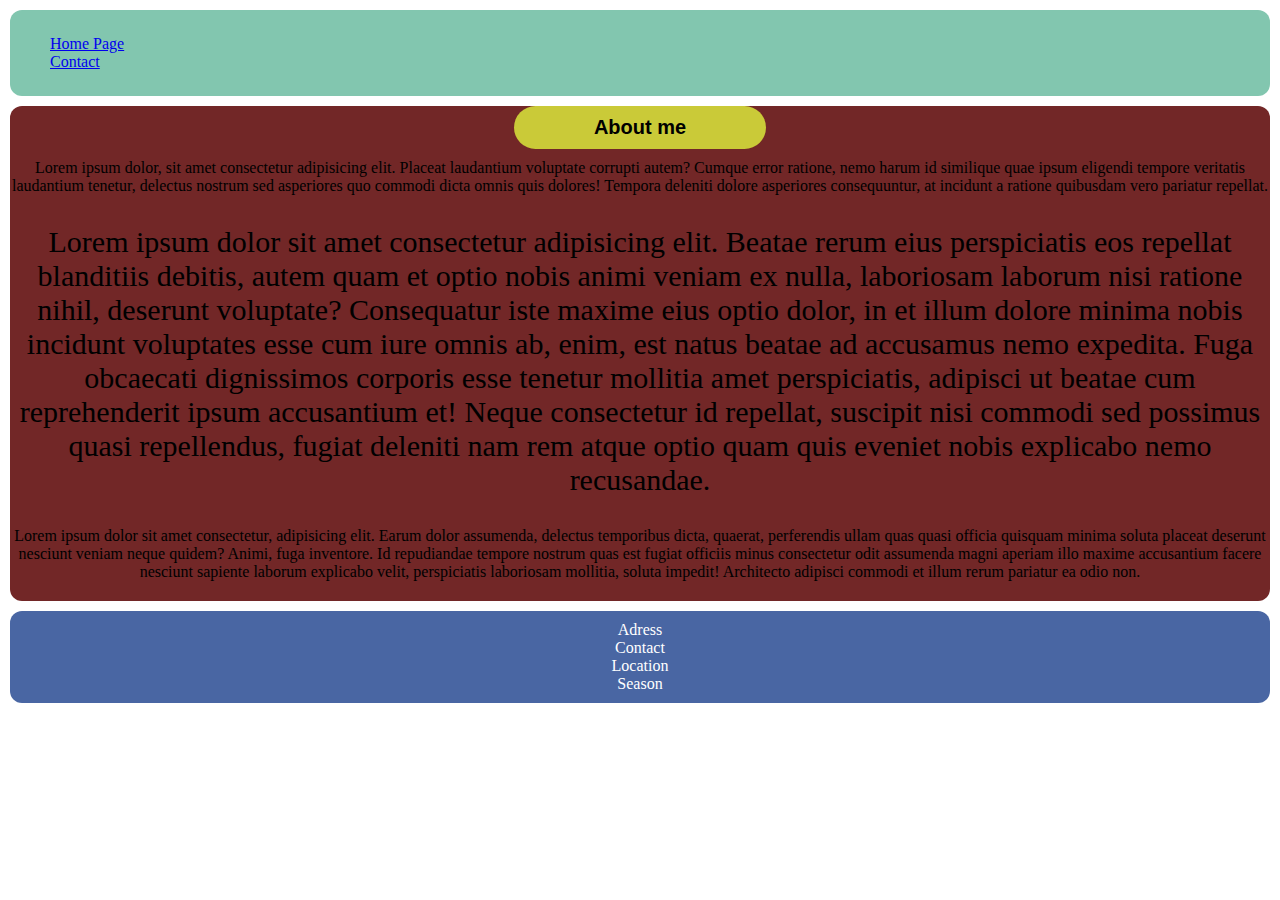
<file: css-task-1/about.html>
<!DOCTYPE html>
<html lang="en">
  <head>
    <meta charset="UTF-8" />
    <meta name="viewport" content="width=device-width, initial-scale=1.0" />
    <link rel="stylesheet" href="./style.css" />
    <title>About</title>
  </head>
  <body>
    <nav class="navbar">
      <div class="navbar__bg">
        <ul class="navbar__list">
          <li class="navbar__list-item">
            <a href="index.html" class="navbar__list-item-link">Home Page</a>
          </li>
          <li class="navbar__list-item">
            <a href="contact.html" class="navbar__list-item-link">Contact</a>
          </li>
        </ul>
      </div>
    </nav>

    <main class="hero__area">
      <div class="hero__area-text">
        <p>About me</p>
      </div>
      <div class="hero__area-paragraph">
        <p>
          Lorem ipsum dolor, sit amet consectetur adipisicing elit. Placeat
          laudantium voluptate corrupti autem? Cumque error ratione, nemo harum
          id similique quae ipsum eligendi tempore veritatis laudantium tenetur,
          delectus nostrum sed asperiores quo commodi dicta omnis quis dolores!
          Tempora deleniti dolore asperiores consequuntur, at incidunt a ratione
          quibusdam vero pariatur repellat.
        </p>
        <p class="hero__area-paragraph-font">
          Lorem ipsum dolor sit amet consectetur adipisicing elit. Beatae rerum
          eius perspiciatis eos repellat blanditiis debitis, autem quam et optio
          nobis animi veniam ex nulla, laboriosam laborum nisi ratione nihil,
          deserunt voluptate? Consequatur iste maxime eius optio dolor, in et
          illum dolore minima nobis incidunt voluptates esse cum iure omnis ab,
          enim, est natus beatae ad accusamus nemo expedita. Fuga obcaecati
          dignissimos corporis esse tenetur mollitia amet perspiciatis, adipisci
          ut beatae cum reprehenderit ipsum accusantium et! Neque consectetur id
          repellat, suscipit nisi commodi sed possimus quasi repellendus, fugiat
          deleniti nam rem atque optio quam quis eveniet nobis explicabo nemo
          recusandae.
        </p>
        <p>
          Lorem ipsum dolor sit amet consectetur, adipisicing elit. Earum dolor
          assumenda, delectus temporibus dicta, quaerat, perferendis ullam quas
          quasi officia quisquam minima soluta placeat deserunt nesciunt veniam
          neque quidem? Animi, fuga inventore. Id repudiandae tempore nostrum
          quas est fugiat officiis minus consectetur odit assumenda magni
          aperiam illo maxime accusantium facere nesciunt sapiente laborum
          explicabo velit, perspiciatis laboriosam mollitia, soluta impedit!
          Architecto adipisci commodi et illum rerum pariatur ea odio non.
        </p>
      </div>
    </main>

    <footer>
      <ul class="footer__list">
        <li class="footer__list-item">
          <a href="#" class="footer__list-item-link">Adress</a>
        </li>
        <li class="footer__list-item">
          <a href="#" class="footer__list-item-link">Contact</a>
        </li>
        <li class="footer__list-item">
          <a href="#" class="footer__list-item-link">Location</a>
        </li>
        <li class="footer__list-item">
          <a href="#" class="footer__list-item-link">Season</a>
        </li>
      </ul>
    </footer>
  </body>
</html>
</file>
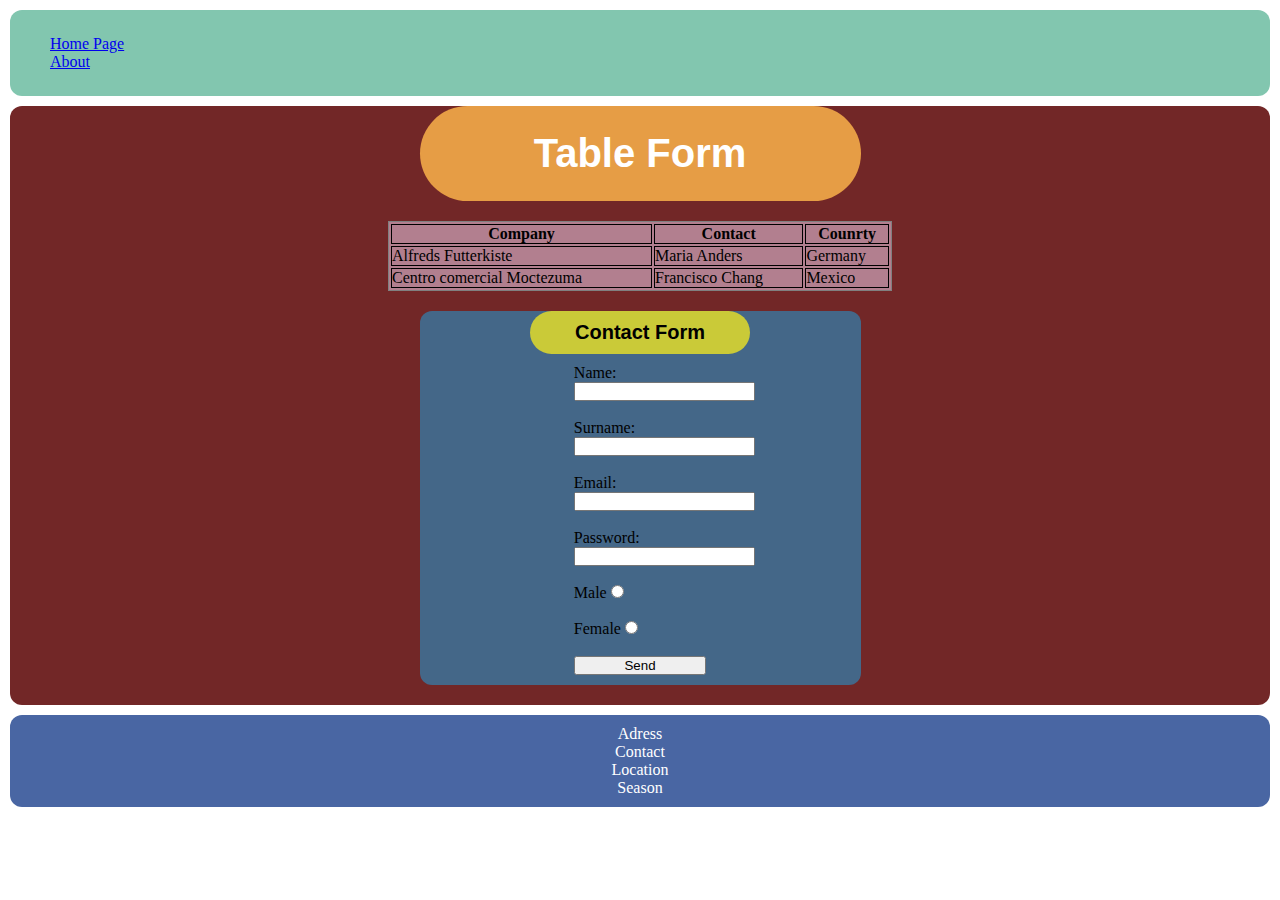
<file: css-task-1/contact.html>
<!DOCTYPE html>
<html lang="en">
  <head>
    <meta charset="UTF-8" />
    <meta name="viewport" content="width=device-width, initial-scale=1.0" />
    <link rel="stylesheet" href="./style.css" />
    <title>Contact</title>
  </head>
  <body>
    <nav class="navbar">
      <div class="navbar__bg">
        <ul class="navbar__list">
          <li class="navbar__list-item">
            <a href="index.html" class="navbar__list-item-link">Home Page</a>
          </li>
          <li class="navbar__list-item">
            <a href="about.html" class="navbar__list-item-link">About</a>
          </li>
        </ul>
      </div>
    </nav>

    <main class="hero__area">
      <div class="hero__area-content">
        <h1>Table Form</h1>
      </div>
      <table>
        <thead>
          <tr>
            <th>Company</th>
            <th>Contact</th>
            <th>Counrty</th>
          </tr>
        </thead>
        <tbody>
          <tr>
            <td>Alfreds Futterkiste</td>
            <td>Maria Anders</td>
            <td>Germany</td>
          </tr>
          <tr>
            <td>Centro comercial Moctezuma</td>
            <td>Francisco Chang</td>
            <td>Mexico</td>
          </tr>
        </tbody>
      </table>
      <form action="">
        <div class="hero__area-text form__text">
          <p>Contact Form</p>
        </div>
        <div class="form__submit">
          <label for="">
            Name:
            <br />
            <input type="text" />
          </label>
          <br />
          <br />
          <label for="">
            Surname:
            <br />
            <input type="text" />
          </label>
          <br />
          <br />
          <label for="">
            Email:
            <br />
            <input type="email" />
          </label>
          <br />
          <br />
          <label for="">
            Password:
            <br />
            <input type="password" />
          </label>
          <br />
          <br />
          <label for=""> Male <input type="radio" name="" id="" /> </label>
          <br />
          <br />
          <label for=""> Female <input type="radio" name="" id="" /> </label>
          <br />
          <br />
          <button type="submit">Send</button>
        </div>
      </form>
    </main>

    <footer>
      <ul class="footer__list">
        <li class="footer__list-item">
          <a href="#" class="footer__list-item-link">Adress</a>
        </li>
        <li class="footer__list-item">
          <a href="#" class="footer__list-item-link">Contact</a>
        </li>
        <li class="footer__list-item">
          <a href="#" class="footer__list-item-link">Location</a>
        </li>
        <li class="footer__list-item">
          <a href="#" class="footer__list-item-link">Season</a>
        </li>
      </ul>
    </footer>
  </body>
</html>
</file>
<file: css-task-1/style.css>
* {
  margin: 0;
  padding: 0;
  box-sizing: border-box;
}
li {
  list-style-type: none;
}
.navbar__bg {
  background-color: #82c6af;
  padding: 10px;
  border-radius: 12px;
  margin: 10px;
}
.navbar__list {
  padding: 15px 30px;
}
.hero__area {
  background-color: #722727;
  height: 100%;
  border-radius: 12px;
  margin: 10px;
  padding-bottom: 20px;
}
.hero__area-content {
  background-color: #e69d45;
  border-radius: 70px;
  padding: 25px;
  width: 35%;
  margin: 0 auto;
  text-align: center;
}

.hero__area-content h1 {
  color: #fff;
  font-size: 40px;
  font-family: Verdana, Geneva, Tahoma, sans-serif;
}
.hero__area-text {
  background-color: #caca38;
  border-radius: 70px;
  padding: 10px;
  width: 20%;
  margin: 10px auto;
  text-align: center;
}

.hero__area-text p {
  color: #000;
  font-size: 20px;
  font-weight: 700;
  font-family: Verdana, Geneva, Tahoma, sans-serif;
}
.hero__area-img {
  width: 20%;
  margin: 10px auto;
}
.hero__area-img-box {
  text-align: center;
  width: 300px;
  height: 300px;
  margin: 15px 0;
  padding: 10px;
  font-family: cursive;
  font-size: 15px;
  font-weight: 700;
}
.hero__area-img-box img {
  width: 100%;
  height: 100%;
}
footer {
  border-radius: 12px;
  background-color: #4966a3;
  text-align: center;
  margin: 10px;
  padding: 10px;
}
.footer__list {
  width: 20%;
  margin: 0 auto;
}
.footer__list a {
  color: #fff;
  text-decoration: none;
}
/*? ABOUT Page */
.hero__area-paragraph {
  text-align: center;
}
.hero__area-paragraph p {
  font-size: 16px;
  font-family: "Times New Roman", Times, serif;
  font-weight: 100;
}
.hero__area-paragraph .hero__area-paragraph-font {
  font-size: 30px;
  font-weight: 400;
  font-family: fantasy;
  padding: 30px 0;
}
/*? CONTACT PAGE */
table,
th,
td {
  border: 1px solid;
}
table {
  background-color: #b27f8f;
  width: 40%;
  margin: 20px auto;
  border-color: gray;
}
form {
  background-color: #446788;
  width: 35%;
  border-radius: 12px;
  margin: 0 auto;
  padding-bottom: 10px;
}
.form__submit {
  width: 30%;
  margin: 0 auto;
}
.form__text {
  width: 50%;
}
button {
  width: 100%;
}
</file>
<file: css-task-2/style.css>
* {
     box-sizing: border-box;
     font-family: 'Times New Roman', Times, serif;
}

body {
     background-color: #F1F1F1;
}

.container {
     width: 90%;
     margin: 0 auto;
}

header {
     display: flex;
     flex-direction: column;
     align-items: center;
     padding-top: 50px;
     gap: 20px;
}

header .blog__title {
     font-size: 40px;
     text-transform: uppercase;
}

header .blog__content {
     font-size: 20px;
}

header .blog__content span {
     background-color: #000;
     color: #fff;
     padding: 2px 8px;
}

/*! CARDS */
.cards {
     padding-top: 100px;
     display: flex;
     justify-content: space-between;
     align-items: flex-start;
     gap: 20px;
}

.card {
     margin: 70px 0;
     box-shadow: 0 0 15px 0;
}

.cards__left .card {
     width: 800px;
}

.cards__left .card__img {
     width: 800px;
}

.cards__left .card__img img {
     width: 100%;
}

.card__content,
.card__btn {
     padding: 20px;
}

.card__content h2 {
     font-size: 30px;
     font-weight: 400;
     text-transform: uppercase;
}

.card__content p {
     font-size: 20px;
     font-weight: 400;
     padding: 10px 0;
}

.card__content .card__description span {
     opacity: 0.5;
}

.card__btn {
     display: flex;
     justify-content: space-between;
}

.card__btn button {
     font-family: Arial, Helvetica, sans-serif;
     font-size: 13px;
     font-weight: 700;
     text-transform: uppercase;
     padding: 10px 15px;
}

.card__btn p {
     font-size: 20px;
     font-weight: 400;
}

.card__btn p span {
     background-color: #606060;
     color: #fff;
     padding: 0 5px;
     border-radius: 50%;
}

.cards__right .card {
     width: 450px;
}

.cards__right .card__img {
     width: 450px;
}

.cards__right .card__img img {
     width: 100%;
}

.cards__right .card__content h3 {
     font-size: 25px;
     font-weight: 400;
     text-transform: capitalize;
}


.card__post_title {
     font-size: 20px;
     font-weight: 400;
     line-height: 60px;
     padding: 10px;
     text-transform: capitalize;
}

.card__list {
     padding: 10px;
     background-color: #fff;
}

.card__list .card__list_item {
     display: flex;
     align-items: center;
     gap: 10px;
     font-size: 20px;
     margin: 15px 0;
     border-bottom: 1px solid #dadada;
     padding-bottom: 10px;
}

.card__list_item:last-child {
     border-bottom: none;
     padding-bottom: 0;
}

.card__list .card__list_img {
     display: inline-block;
     width: 60px;
     height: 60px;
}

.card__list .card__list_img img {
     width: 100%;
     height: 100%;
}

.card__tag_title {
     font-size: 25px;
     font-weight: 400;
     padding: 10px;
     text-transform: capitalize;
}

.tags__list {
     display: flex;
     flex-wrap: wrap;
     gap: 20px;
     padding: 20px;
     background-color: #fff;
}

.tags__list .tags__list_item {
     background-color: #dadada;
}
</file>
<file: Landing_Page/assets/css/style.css>
@import url("https://fonts.googleapis.com/css2?family=Open+Sans:ital,wght@0,300..800;1,300..800&family=Roboto:ital,wght@0,100;0,300;0,400;0,500;0,700;0,900;1,100;1,300;1,400;1,500;1,700;1,900&display=swap");
@import url(https://cdnjs.cloudflare.com/ajax/libs/font-awesome/6.5.2/css/all.min.css);
* {
  box-sizing: border-box;
  text-decoration: none;
}

.container {
  width: 90%;
  margin: 0 auto;
}

img {
  width: 100%;
  height: 100%;
  object-fit: cover;
}

.active {
  color: #71a894;
}

.btn {
  border: none;
  background-color: #71a894;
  padding: 20px 25px;
  border-radius: 10px;
  color: #fff;
  font-size: 18px;
  font-weight: 700;
  line-height: 24px;
  transition: all 1.2s ease-in-out;
  cursor: pointer;
}

.btn:hover {
  background-color: #71a89494;
  color: #747373;
}

.title {
  font-size: 48px;
  font-weight: 800;
  line-height: 64px;
}

.cards__paragraph {
  font-size: 18px;
  font-weight: 400;
  line-height: 26px;
}

/*! Navbar */
.nav {
  display: flex;
  justify-content: space-between;
  align-items: center;
  padding: 30px 0;
}
.nav__menu {
  display: none;
}
.nav__left {
  display: flex;
  gap: 10px;
}

.nav__logo {
  width: 68px;
  height: 40px;
}

.nav__left .nav__title {
  font-family: Open Sans;
  font-size: 32px;
  font-weight: 700;
  line-height: 43.58px;
}

.nav__list {
  display: flex;
  gap: 40px;
}

.nav__list_item a {
  font-size: 18px;
  font-weight: 600;
  line-height: 21.09px;
  letter-spacing: -0.02em;
}

/*! Collaboration Section */
.collaboration {
  display: flex;
  justify-content: space-between;
  align-items: center;
  padding-top: 70px;
}

.collaboration__title {
  font-size: 70px;
  font-weight: 700;
  line-height: 80px;
}

.collaboration__paragraph {
  font-family: Open Sans;
  font-size: 24px;
  font-weight: 400;
  line-height: 32px;
  letter-spacing: -0.02em;
  padding-top: 24px;
  padding-bottom: 40px;
}

.collaboration__right {
  width: 80%;
}
.collabration__btn {
  position: relative;
}
.collabration__btn_img {
  width: 12px;
  height: 50px;
  border-radius: 8px 0px 0px 0px;
  position: absolute;
  top: 50%;
  left: 232px;
  transform: translate(-50%, -50%);
  z-index: -1;
}

/*! Card Section */
.cards__section {
  padding-top: 180px;
}

.cards__content {
  width: 80%;
  margin: 0 auto;
  text-align: center;
}

.cards__content .cards__paragraph {
  padding: 24px 0;
}

.cards {
  display: flex;
  gap: 24px;
  padding-top: 48px;
}

.card {
  display: flex;
  flex-direction: column;
  justify-content: center;
  align-items: center;
  border-radius: 8px;
  box-shadow: 0px 2px 8px 0px #0000001a;
  padding: 40px 0;
}

.card__img {
  width: 104px;
  height: 88px;
}

.card__title {
  font-size: 24px;
  font-weight: 700;
  line-height: 32px;
  padding-top: 24px;
}

.card .cards__paragraph {
  padding: 24px 16px;
  text-align: center;
}

/*! INFO-FRAME */
.info {
  width: 50%;
}

.info__img {
  width: 80px;
  height: 80px;
}

.frame {
  border: 4px solid #303031;
  border-radius: 16px;
  padding: 32px 40px;
  width: 40%;
}

/*! Founder */

.founders {
  display: flex;
  justify-content: space-between;
  padding-top: 180px;
}

.founders .info__title {
  padding: 24px 0;
}

.frame__title {
  font-size: 32px;
  font-weight: 700;
  line-height: 40px;
  padding-bottom: 32px;
}

.frame__list {
  display: flex;
  align-items: center;
  gap: 16px;
  padding-bottom: 24px;
}

.frame__list_img {
  width: 72px;
  height: 72px;
}

.frame__list_img img {
  border-radius: 50%;
}

.frame__list_content p {
  font-size: 24px;
  font-style: italic;
  font-weight: 100;
  line-height: 26px;
}

.frame__list_content span {
  font-size: 16px;
  font-weight: 500;
  line-height: 26px;
}

/*! Proposal Article */
.proposal_article {
  display: flex;
  justify-content: space-between;
  align-items: center;
  padding-top: 130px;
}

.proposal_article .frame__list_content p {
  font-size: 24px;
  font-weight: 700;
  line-height: 32px;
}

.proposal_article .frame__list_content span {
  font-size: 16px;
  font-style: italic;
  font-weight: 100;
  line-height: 24px;
  color: #66645e;
}

.proposal_article .frame p {
  font-size: 16px;
  font-weight: 500;
  line-height: 24px;
}

.commit__share {
  display: flex;
  gap: 100px;
  padding-top: 48px;
  padding-bottom: 32px;
}

.commit span,
.share span {
  font-size: 16px;
  font-weight: 500;
  line-height: 24px;
  text-transform: uppercase;
  color: #66645e;
}

.commit p,
.share p {
  font-size: 24px;
  font-weight: 500;
  line-height: 32px;
}

.proposal_article .info__title {
  padding: 24px 0;
}

.proposal_article__btn {
  background-color: #303031;
  text-align: center;
}

/*! Contributors Section */
.contributors {
  padding-top: 150px;
  display: flex;
  justify-content: space-between;
  align-items: center;
  gap: 40px;
}

.contributors .frame {
  width: 50%;
}

.contributors__card_width {
  width: 100%;
  border: 4px solid #303031;
  border-radius: 16px;
  padding: 24px;
  margin-bottom: 12px;
}

.contributors__card_text {
  display: flex;
  justify-content: space-between;
}

.contributors__card_text p {
  font-size: 18px;
  font-weight: 700;
  line-height: 24px;
}

.contributors__card_width p {
  font-size: 16px;
  font-weight: 500;
  line-height: 24px;
  padding-top: 16px;
}

.contributors__card_share {
  display: flex;
  justify-content: center;
  align-items: center;
  background-color: #71a894;
  color: #fff;
  border-radius: 40px;
  padding: 4px 8px;
  text-transform: uppercase;
}

.contributors__card_bottom {
  display: flex;
  gap: 12px;
}

.contributors .frame__list_img {
  width: 40px;
  height: 40px;
}

.frame__green {
  border-color: #71a894;
}

.contributors__frame_info {
  display: flex;
  flex-direction: column;
  justify-content: center;
  align-items: center;
}

.contributors__frame_info p {
  padding-top: 16px;
  padding-bottom: 4px;
  font-size: 20px;
  font-weight: 700;
  line-height: 24px;
  text-transform: capitalize;
}

.contributors__frame_info span {
  font-size: 16px;
  font-weight: 500;
  line-height: 24px;
  color: #66645e;
}

.contributors .info__title {
  padding: 24px 0;
}

.contributors__frame_img {
  width: 72px;
  height: 72px;
}

.contributors__frame_img img {
  border-radius: 50%;
}

.comments span {
  font-size: 16px;
  font-weight: 400;
  line-height: 24px;
  padding: 16px 0;
  display: inline-block;
}

.contributors__buttons {
  text-align: center;
  border-radius: 8px;
}

.contributors__btn {
  background-color: #303031;
  width: 100%;
}

/*! Enterprise */
.enterprise .card {
  align-items: flex-start;
  padding: 24px 16px;
}

.enterprise .cards__paragraph {
  text-align: start;
  padding: 24px 0;
}

.enterprise .enterprise .card__title {
  font-size: 18px;
}

.enterprise .enterprise .cards__paragraph {
  font-size: 16px;
}

.enterprise .card__bottom {
  display: flex;
  justify-content: space-between;
  width: 100%;
}

.card__bottom_bounty {
  font-size: 16px;
  font-weight: 500;
  line-height: 24px;
  background-color: #71a894;
  padding: 4px 8px 4px 8px;
  border-radius: 40px;
  color: #fff;
}

.card__bottom_month {
  font-size: 16px;
  font-style: italic;
  font-weight: 100;
  line-height: 24px;
}

.enterprise__buttons {
  text-align: center;
}

.enterprise__btn {
  background-color: #303031;
  margin-top: 54px;
  padding: 20px 24px;
}

/*! Open Enterprise */
.open__enterprise {
  padding-top: 150px;
}

.collaboration__title {
  font-size: 48px;
}

.collaboration__paragraph {
  font-size: 18px;
}
/*! Footer */
.footer {
  padding-top: 120px;
}

.footer .nav__title {
  font-size: 24px;
  line-height: 32.68px;
}

.footer .nav__list_item a {
  font-size: 20px;
  font-weight: 500;
}
@media only screen and (max-width: 768px) {
  .title {
    font-size: 30px;
    font-weight: 700;
    line-height: 40px;
  }

  /*! NAVBAR      */
  .nav__list {
    display: none;
  }
  .nav__menu {
    display: block;
  }
  /*! Collaboration Section */
  .collaboration {
    flex-direction: column-reverse;
  }
  .collaboration__left {
    text-align: center;
    padding-top: 28px;
    width: 50%;
  }

  .collaboration__title {
    font-size: 30px;
    line-height: 40px;
  }

  .collaboration__paragraph {
    font-size: 18px;
  }
  .collabration__btn_img {
    left: 290px;
  }
  /*! Card Section */
  .cards {
    flex-direction: column;
  }

  .card {
    padding: 20px 0;
    width: 50%;
    margin: 0 auto;
  }

  /*! INFO-FRAME */
  .info {
    width: 50%;
    margin: 0 auto;
    padding-top: 30px;
  }
  .info__content {
    text-align: center;
  }

  .info__img {
    margin: 0 auto;
  }
  .frame {
    width: 50%;
    margin: 0 auto;
  }

  /*! Founder */

  .founders {
    flex-direction: column-reverse;
  }

  /*! Proposal Article */
  .proposal_article {
    flex-direction: column;
  }

  /*! Contributors Section */

  .contributors {
    flex-direction: column;
    padding-top: 100px;
  }
  .contributors__card_bottom {
    flex-direction: column;
    padding-top: 20px;
  }
  .contributors .frame {
    width: 50%;
  }
  .contributors__card_width {
    width: 70%;
    margin: 0 auto;
  }
  .contributors__card_share {
    font-size: 12px;
  }

  /*! Enterprise */
  .enterprise .cards__paragraph {
    text-align: center;
  }
  /*! Footer */
  .footer {
    flex-direction: column;
    gap: 30px;
  }
  .footer .nav__list {
    display: flex;
  }
}
</file>
